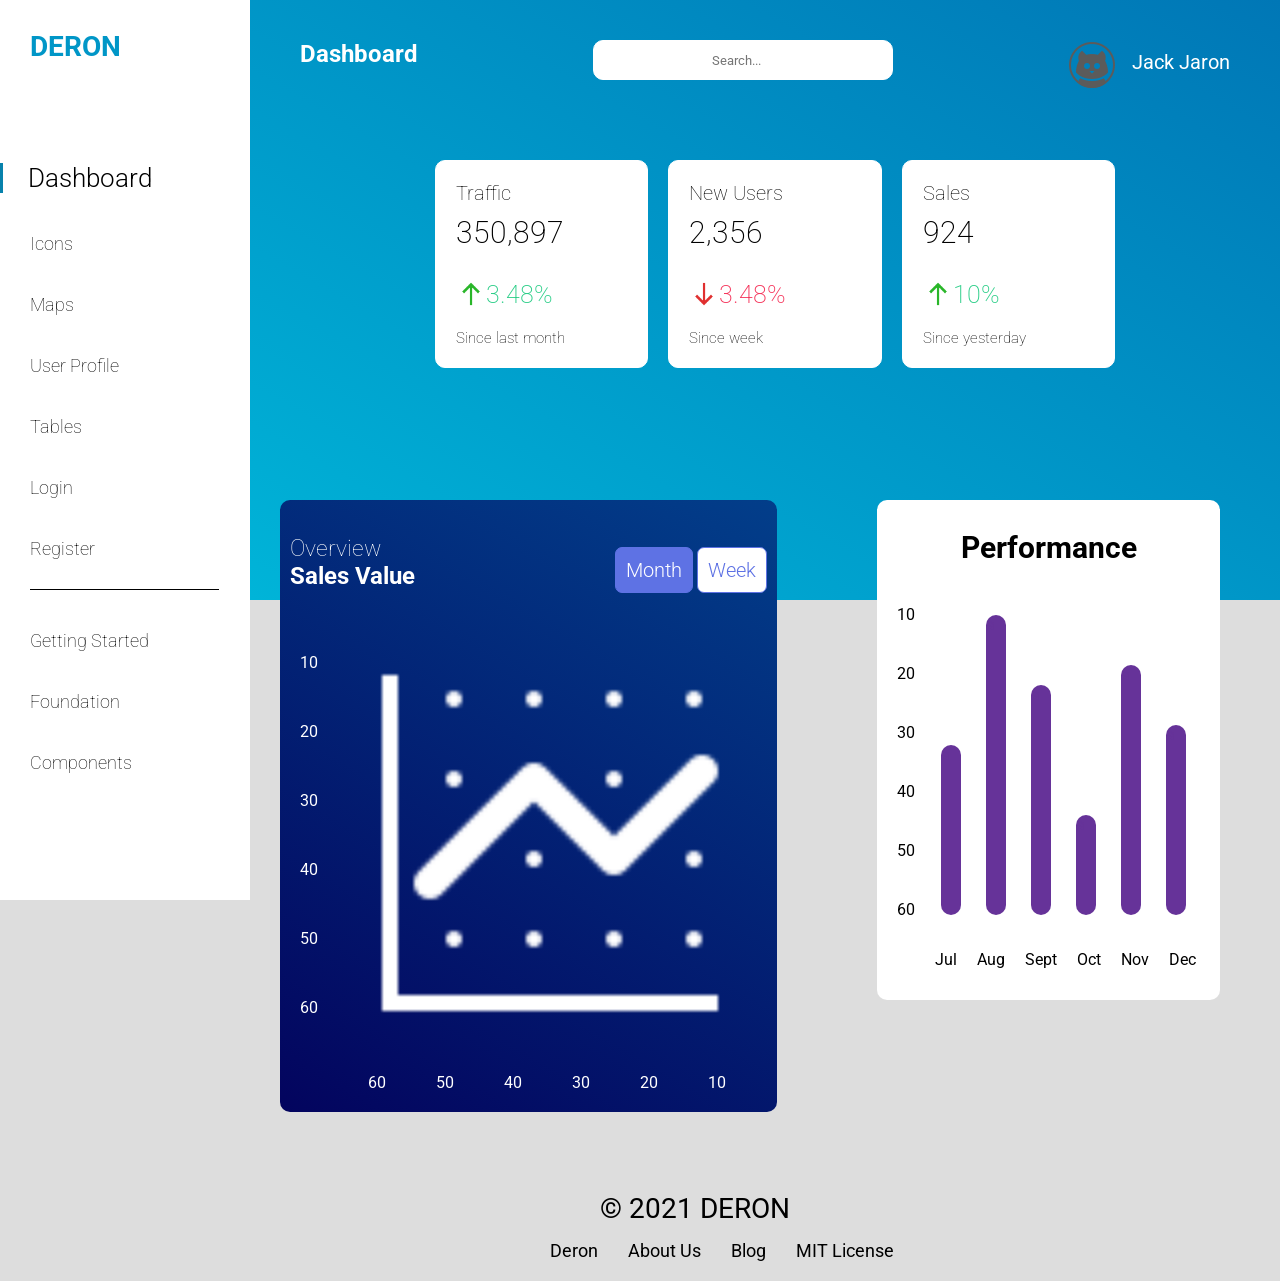
<file: Index.html>
<!DOCTYPE html>
<html lang="en">
<head>
    <meta charset="UTF-8">
    <meta http-equiv="X-UA-Compatible" content="IE=edge">
    <meta name="viewport" content="width=device-width, initial-scale=1.0">
    <link rel="stylesheet" href="style.css"/>
    <title>Dashboard</title>
</head>
<body>
    <div class="container">

        <!-- Header Section -->

        <div class="header-aside">
            <aside>
                <div class="sidebar">
                    <h1>DERON</h1>
                    <div class="sidebar-list1">
                        <a href="#"><h2 class="current">Dashboard</h2></a>
                        <a href="#"><h2 class="sidebar-items">Icons</h2></a>
                        <a href="#"><h2 class="sidebar-items">Maps</h2></a>
                        <a href="#"><h2 class="sidebar-items">User Profile</h2></a>
                        <a href="#"><h2 class="sidebar-items">Tables</h2></a>
                        <a href="#"><h2 class="sidebar-items">Login</h2></a>
                        <a href="#"><h2 class="sidebar-items">Register</h2></a>
                    </div>
                    <div class="sidebar-list2">
                        <a href="#"><h2 class="sidebar-items">Getting Started</h2></a>
                        <a href="#"><h2 class="sidebar-items">Foundation</h2></a>
                        <a href="#"><h2 class="sidebar-items">Components</h2></a>
                    </div>
                </div>
            </aside>

            <header>
                <nav>
                    <div class="navbar">
                        <h1>Dashboard</h1>
                        <input type="search" placeholder="Search..."/>
                        <div class="profile">
                            <img src="Images/icons8_cat_profile_50px.png"/>
                            <p>Jack Jaron</p>
                        </div>
                    </div>
                </nav>
                    <div class="cards-list">
                        <div class="cards">
                            <h1>Traffic</h1>
                            <p>350,897</p>
                            <div class="percentageup">
                                <img src="Images/icons8_up_48px_2.png">
                                <p>3.48%</p>
                            </div>
                            <h3 class="pp">Since last month</h3>
                        </div>
                        <div class="cards">
                            <h1>New Users</h1>
                            <p>2,356</p>
                            <div class="percentagedown">
                                <img src="Images/icons8_down_48px.png">
                                <p>3.48%</p>
                            </div>
                            <h3 class="pp">Since week</h3>
                        </div>
                        <div class="cards">
                            <h1>Sales</h1>
                            <p>924</p>
                            <div class="percentageup">
                                <img src="Images/icons8_up_48px_2.png">
                                <p>10%</p>
                            </div>
                            <h3 class="pp">Since yesterday</h3>
                        </div>
                    </div>
            </header>
        </div>

        <!-- Statistics Section -->

        <section>
            <div class="statistics">
                <div class="overviewchart">
                    <h2>Overview</h2>
                    <div class="overview-toppings">
                        <h1>Sales Value</h1>
                        <div class="overview-toppings-inputform">
                            <input class="month" type="button" value="Month"/>
                            <input class="week" type="button" value="Week"/>
                        </div>
                    </div>
                    <div class="ochart">
                        <div class="ochartnumbers1">
                            <p>10</p>
                            <p>20</p>
                            <p>30</p>
                            <p>40</p>
                            <p>50</p>
                            <p>60</p>
                        </div>
                        <div class="ochartnumbers2">
                            <p>60</p>
                            <p>50</p>
                            <p>40</p>
                            <p>30</p>
                            <p>20</p>
                            <p>10</p>
                        </div>
                        <img src="Images/icons8_graph_100px_1.png"/>
                    </div>
                </div>

                
                <div class="performance">
                    <h1>Performance</h1>
                    <div class="pchart">
                        <div class="pchartnumbers1">
                            <p>10</p>
                            <p>20</p>
                            <p>30</p>
                            <p>40</p>
                            <p>50</p>
                            <p>60</p>
                        </div>
                        <div class="pchartnumbers2">
                            <p>Jul</p>
                            <p>Aug</p>
                            <p>Sept</p>
                            <p>Oct</p>
                            <p>Nov</p>
                            <p>Dec</p>
                        </div>
                        <di class="rectangles">
                            <div class="rectangle1">a</div>
                            <div class="rectangle2">a</div>
                            <div class="rectangle3">a</div>
                            <div class="rectangle4">a</div>
                            <div class="rectangle5">a</div>
                            <div class="rectangle6">a</div>
                        </div>
                    </div>
                </div>
            </div>
        </section>

        <footer>
            <div class="footer">
                <p>© 2021 DERON</p>
                <ul>
                    <a><li>Deron</li></a>
                    <a><li>About Us</li></a>
                    <a><li>Blog</li></a>
                    <a><li>MIT License</li></a>
                </ul>
            </div>
        </footer>
    </div>
</body>
</html>
</file>
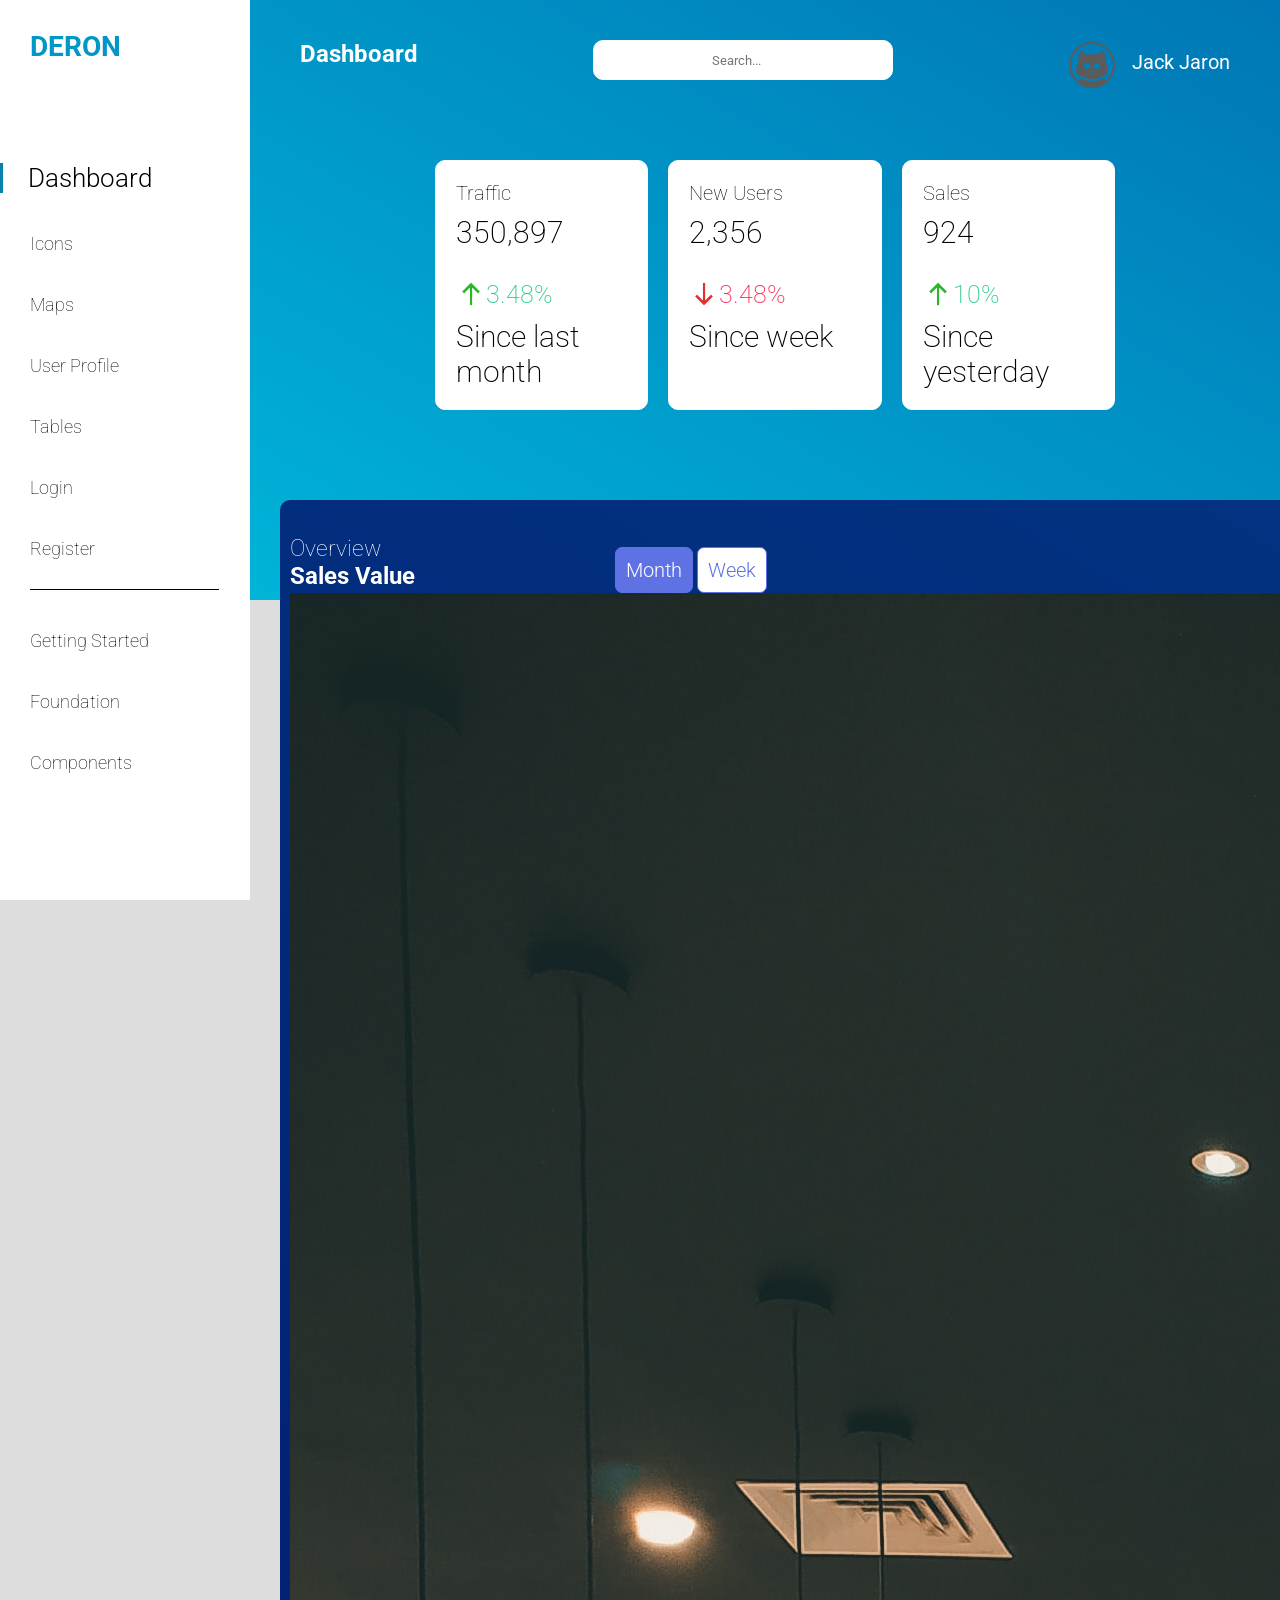
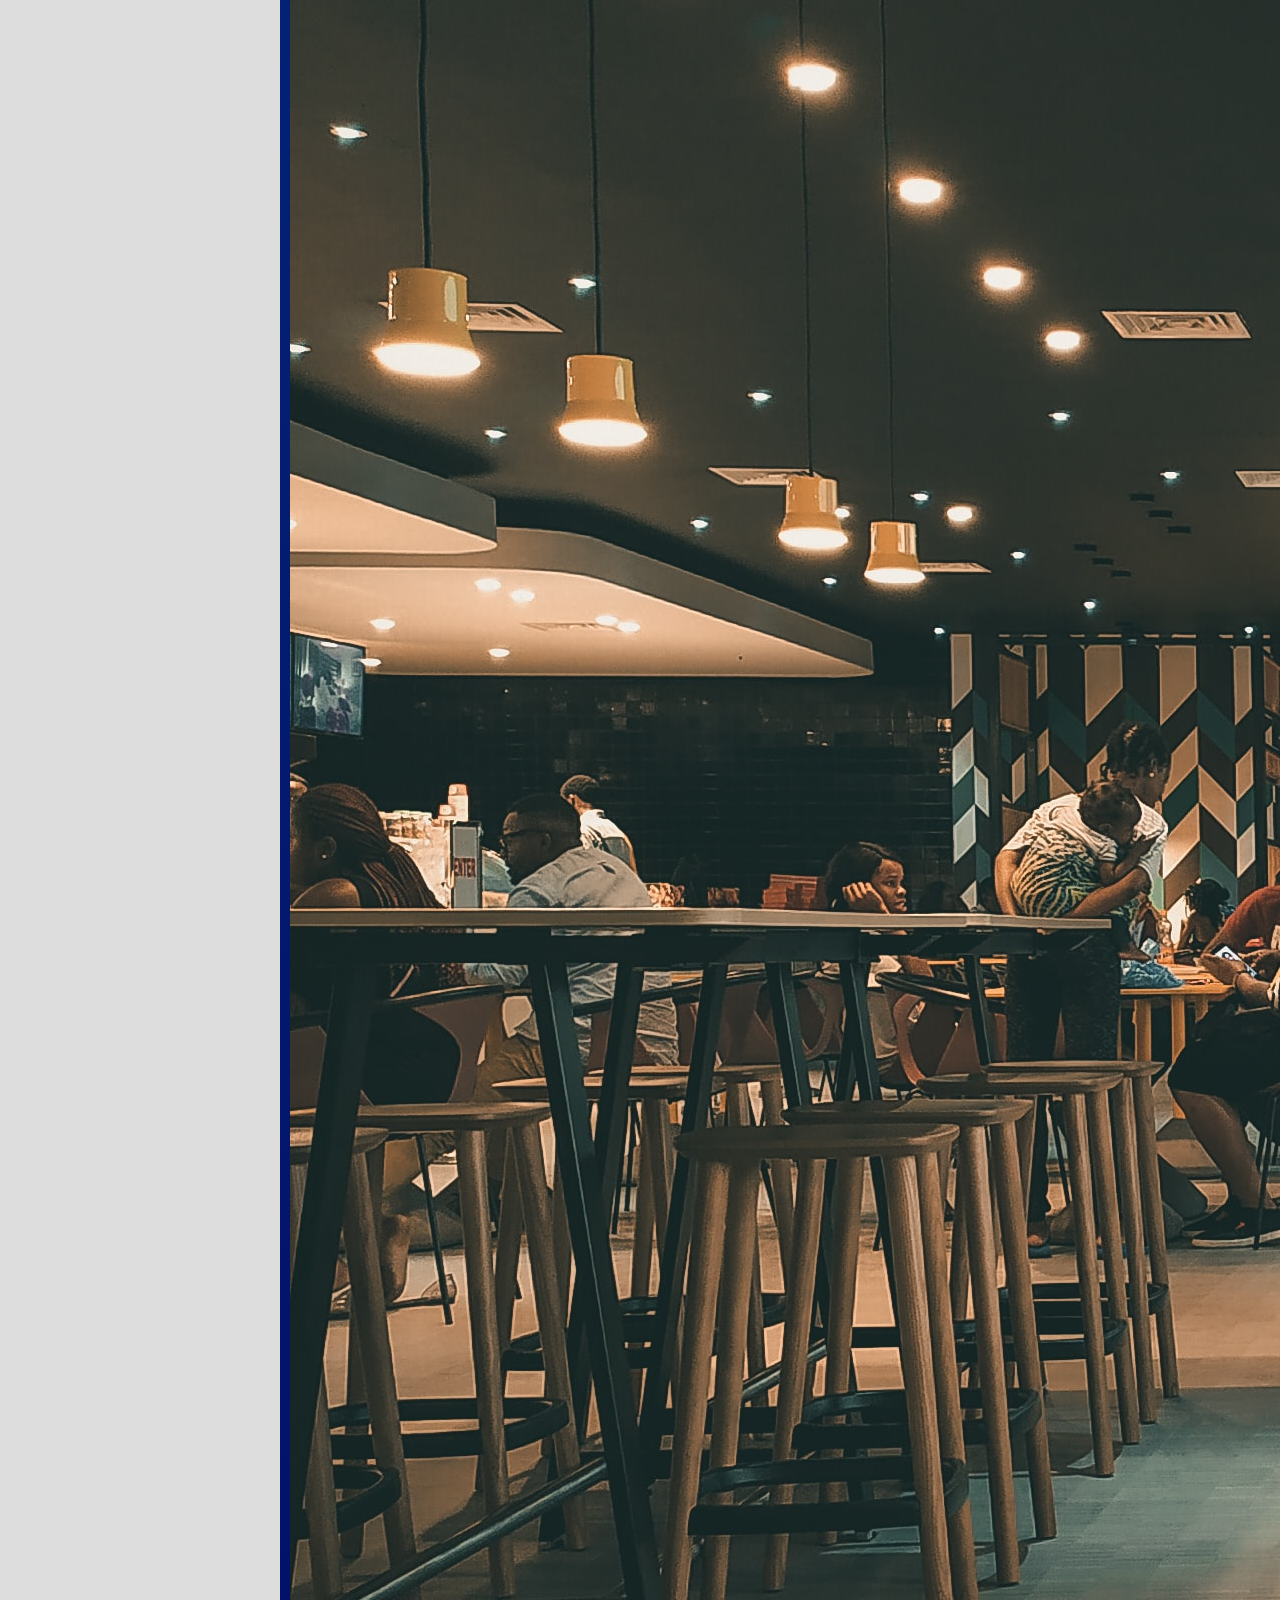
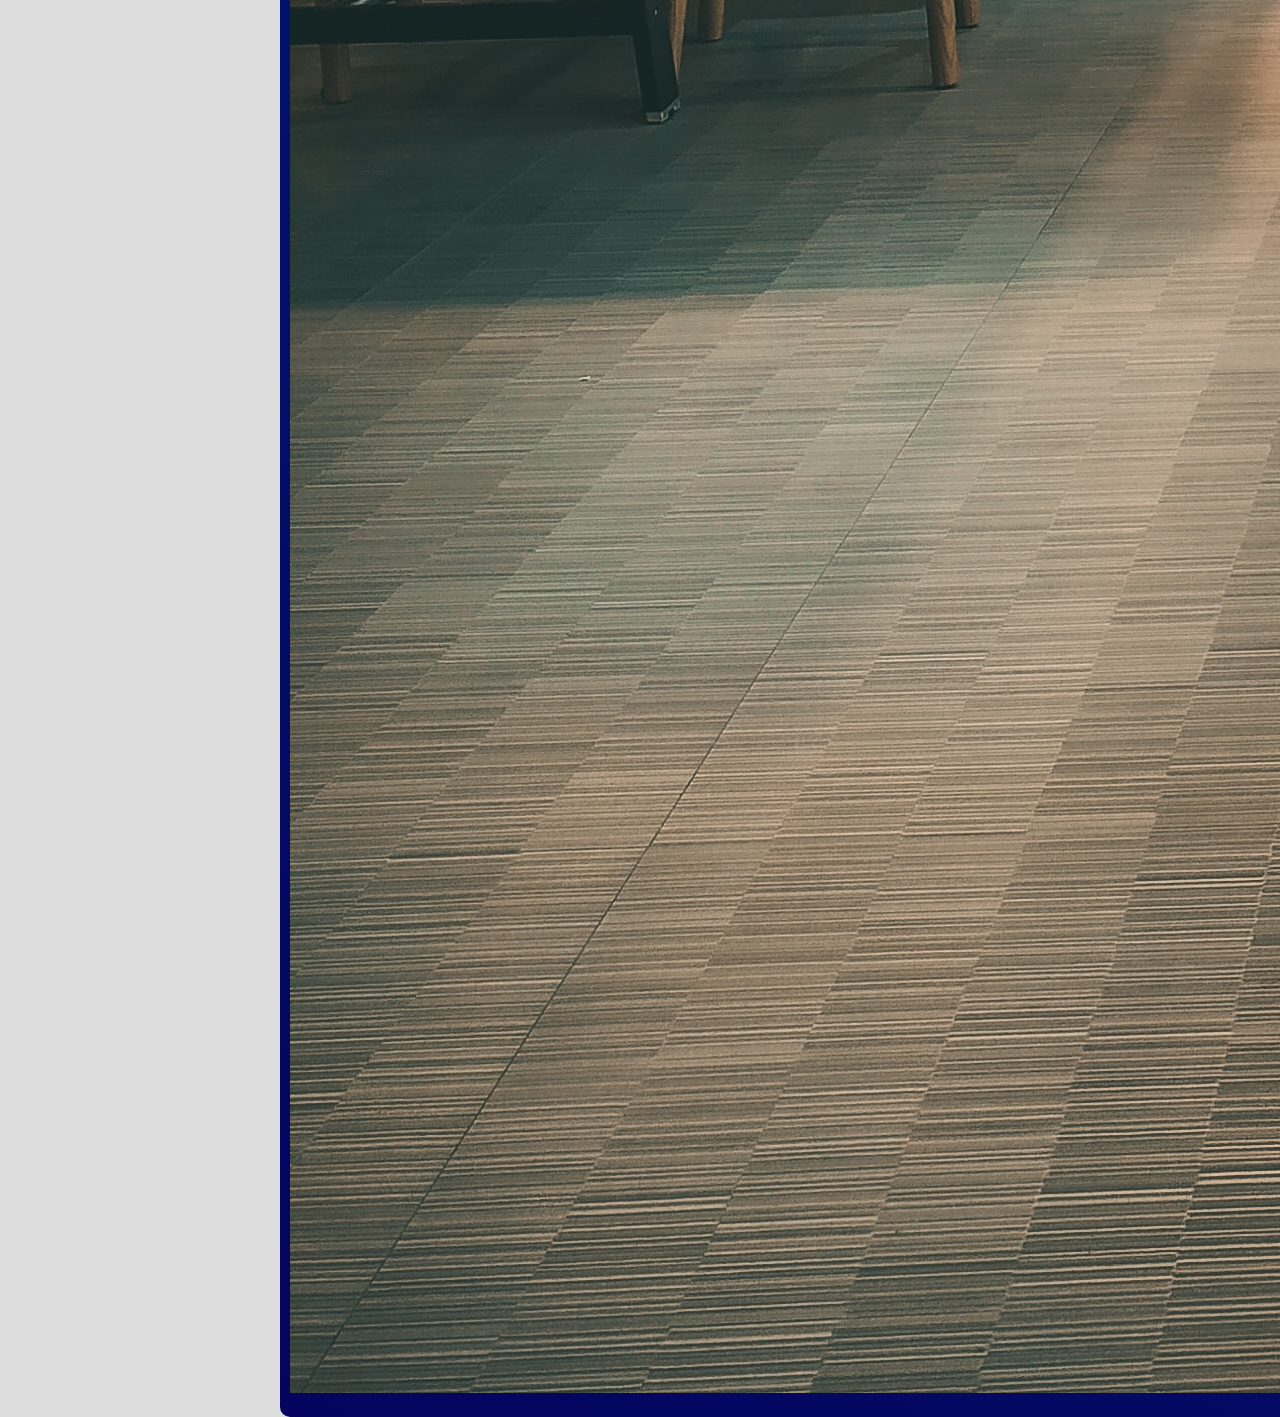
<file: Dashboard.html>
<!DOCTYPE html>
<html lang="en">
<head>
    <meta charset="UTF-8">
    <meta http-equiv="X-UA-Compatible" content="IE=edge">
    <meta name="viewport" content="width=device-width, initial-scale=1.0">
    <link rel="stylesheet" href="style.css"/>
    <title>Dashboard</title>
</head>
<body>
    <div class="container">
        <div class="header-aside">
            <aside>
                <div class="sidebar">
                    <h1>DERON</h1>
                    <div class="sidebar-list1">
                        <a href="#"><h2 class="current">Dashboard</h2></a>
                        <a href="#"><h2 class="sidebar-items">Icons</h2></a>
                        <a href="#"><h2 class="sidebar-items">Maps</h2></a>
                        <a href="#"><h2 class="sidebar-items">User Profile</h2></a>
                        <a href="#"><h2 class="sidebar-items">Tables</h2></a>
                        <a href="#"><h2 class="sidebar-items">Login</h2></a>
                        <a href="#"><h2 class="sidebar-items">Register</h2></a>
                    </div>
                    <div class="sidebar-list2">
                        <a href="#"><h2 class="sidebar-items">Getting Started</h2></a>
                        <a href="#"><h2 class="sidebar-items">Foundation</h2></a>
                        <a href="#"><h2 class="sidebar-items">Components</h2></a>
                    </div>
                </div>
            </aside>

            <header>
                <nav>
                    <div class="navbar">
                        <h1>Dashboard</h1>
                        <input type="search" placeholder="Search..."/>
                        <div class="profile">
                            <img src="Images/icons8_cat_profile_50px.png"/>
                            <p>Jack Jaron</p>
                        </div>
                    </div>
                </nav>
                    <div class="cards-list">
                        <div class="cards">
                            <h1>Traffic</h1>
                            <p>350,897</p>
                            <div class="percentageup">
                                <img src="Images/icons8_up_48px_2.png">
                                <p>3.48%</p>
                            </div>
                            <p class="pp">Since last month</p>
                        </div>
                        <div class="cards">
                            <h1>New Users</h1>
                            <p>2,356</p>
                            <div class="percentagedown">
                                <img src="Images/icons8_down_48px.png">
                                <p>3.48%</p>
                            </div>
                            <p class="pp">Since week</p>
                        </div>
                        <div class="cards">
                            <h1>Sales</h1>
                            <p>924</p>
                            <div class="percentageup">
                                <img src="Images/icons8_up_48px_2.png">
                                <p>10%</p>
                            </div>
                            <p class="pp">Since yesterday</p>
                        </div>
                    </div>
            </header>
        </div>

        <section>
            <div class="statistics">
                <div class="overviewchart">
                    <h2>Overview</h2>
                    <div class="overview-toppings">
                        <h1>Sales Value</h1>
                        <div class="overview-toppings-inputform">
                            <input class="month" type="button" value="Month"/>
                            <input class="week" type="button" value="Week"/>
                        </div>
                    </div>
                    <img src="Images/Homeslide2.jpg"/>
                </div>
                <div class="performance">
                    <h1>Performance</h1>
                </div>
            </div>
        </section>
    </div>
</body>
</html>
</file>
<file: style.css>
@import url('https://fonts.googleapis.com/css2?family=Roboto:wght@300&display=swap');
*{
    margin: 0;
    padding: 0;
    font-family: Roboto;
    box-sizing: border-box;
}
body{
    background-color: #dddddd;
}
a{
    text-decoration: none;
    color: black;
}
a:hover{
    cursor: pointer;
}

/* Side Bar */


.header-aside{
    display: flex;
}
.header-aside-section{
    display: flex;
}
.sidebar{
    background-color: white;
    padding: 30px;
    border-right: 1px solid #fff;
    width: 250px;
    height: 100%;
    overflow-y: auto;
    position: fixed;
}
.sidebar h1{
    color: #0096c7;
    font-size: 28px;
    font-weight: 500px;
}
.sidebar-list1{
    margin-top: 100px;
}
.sidebar-list2{
    margin-top: 30px;
    border-top: 1px solid black;
}
.sidebar-items{
    margin-top: 40px;
    font-size: 18px;
    font-weight: 100;
}
.sidebar-items:hover{
    font-size: 22px;
    font-weight: 100;
}
.current{
    font-size: 26px;
    margin-top: 30px;
    font-weight: 300;
    border-left: 3px solid #0782ac;
    margin-left: -30px;
    padding-left: 25px;
}

/* Header */

header{
    background-image:linear-gradient(30deg, #00b4d8, #0077b6 100%);
    padding: 20px;
    height: 600px;
    width: 1100px;
    margin-left: 250px;
}
.navbar{
    display: flex;
    margin: 20px 30px;
    justify-content: space-between;
    color: white;
}
.navbar h1{
    text-align: left;
}
.navbar input{
    border-radius: 10px;
    height: 40px;
    width: 300px;
    border: 1px solid white;
    text-align: center;
}
.navbar input:hover{
    border: 1px solid black;
}
.profile{
    display: flex;
}
.profile p{
    margin-top: 10px;
    font-size: 20px;
    margin-left: 15px;
}
.cards-list{
    margin: auto;
    width: 700px;
    display: flex;
    justify-content: space-between;
    margin-top: 70px;
}
.cards{
    border: 1px solid #fff;
    background-color: #fff;
    width: 80%;
    padding: 20px;
    margin-left: 20px;
    border-radius: 10px;
}
.cards h1{
    font-size: 20px;
    font-weight: 100;
}
.cards p{
    margin-top: 10px;
    font-weight: 200;
    font-size: 30px;
}
.cards:hover{
    margin-top: -10px;
    border: 1px solid #fff;
    background-color: #fff;
    padding: 30px;
    margin-left: 20px;
    border-radius: 10px;
}
.percentageup{
    color:  rgb(45, 206, 137);
    display: flex;
    margin-top: 20px;
}
.percentagedown{
    color: rgb(245, 54, 92);
    display: flex;
    margin-top: 20px;
}
.percentageup p{
    font-size: 25px;
}
.percentagedown p{
    font-size: 25px;
}
.percentageup img{
    width: 30px;
    height: 30px;
    margin-top: 9px;
}
.percentagedown img{
    width: 30px;
    height: 30px;
    margin-top: 9px;
}
.pp{
    font-size: 15px;
    font-weight: 100;
    margin-top: 20px;
}

/* Body */

.statistics{
    margin-top: -100px;
    margin-left: 280px;
    display: flex;
}
.overviewchart h1{
    color: white;
}
.overviewchart h2{
    color: white;
    font-size: 23px;
    font-weight: 100;
    margin-top: -15px;
}
.overviewchart{
    background-image: linear-gradient(30deg, #03045e , #023e8a 100%);
    padding-left: 10px;
    padding-right: 10px;
    padding-top: 50px;
    padding-bottom: 20px;
    border-radius: 10px;
}
.overview-toppings{
    display: flex;
}
.overview-toppings-inputform{
    margin-left: 200px;
}
.overview-toppings input{
    font-size: 20px;
    padding: 10px;
    border-radius: 7px;
    border: 1px solid #5e72e4;
    font-weight: 300;
    margin-top: -20px;
}
.month{
    background-color: #5e72e4;
    color: white;
}
.week{
    background-color: white;
    color: #5e72e4;
}
.month:hover{
    background-color: #3a52d8;
    color: white;
}
.week:hover{
    background-color: rgb(243, 243, 243);
    color: #5e72e4;
}

.ochart{
    color: white;
    display: flex;
    margin-top: -30px;
}
.ochartnumbers1{
    margin-left: 10px;
    margin-top: 40px;
}
.ochartnumbers1 p{
    margin-top: 50px;
}
.ochartnumbers2{
    margin-top: 430px;
    display: flex;
    margin-left: 0px;
}
.ochartnumbers2 p{
    margin-top: 80px;
    margin-left: 50px;
}
.ochart img{
    margin-top: 80px;
    width: 400px;
    height: 400px;
    margin-left: 60px;
    border-radius: 10px;
    position: absolute;
}

.performance{
    background-color: white;
    border-radius: 10px;
    padding: 30px;
    width: 343px;
    margin-left: 100px;
    height: 500px;
}
.performance h1{
    text-align: center;
    font-size: 30px;
    width: auto;
}
.pchart{
    display: flex;
}
.pchartnumbers1{
    margin-left: -10px;
}
.pchartnumbers1 p{
    margin-top: 40px;
}
.pchartnumbers2{
    margin-top: 320px;
    display: flex;
}
.pchartnumbers2 p{
    margin-top: 65px;
    margin-left: 20px;
}
.rectangles{
    display: flex;
    height: 300px;
    margin-top: 50px;
    margin-left: -280px;
}
.rectangle1{
    color: rebeccapurple;
    background-color: rebeccapurple;
    margin-left: 25px;
    width: 20px;
    border-radius: 10px;
    height: 170px;
    margin-top: 130px;
}
.rectangle2{
    color: rebeccapurple;
    background-color: rebeccapurple;
    margin-left: 25px;
    width: 20px;
    border-radius: 10px;
}
.rectangle3{
    color: rebeccapurple;
    background-color: rebeccapurple;
    margin-left: 25px;
    width: 20px;
    border-radius: 10px;
    height: 230px;
    margin-top: 70px;
}
.rectangle4{
    color: rebeccapurple;
    background-color: rebeccapurple;
    margin-left: 25px;
    width: 20px;
    border-radius: 10px;
    height: 100px;
    margin-top: 200px;
}
.rectangle5{
    color: rebeccapurple;
    background-color: rebeccapurple;
    margin-left: 25px;
    width: 20px;
    border-radius: 10px;
    height: 250px;
    margin-top: 50px;
}
.rectangle6{
    color: rebeccapurple;
    background-color: rebeccapurple;
    margin-left: 25px;
    width: 20px;
    border-radius: 10px;
    height: 190px;
    margin-top: 110px;
}

/* Footer Section */

footer{
    margin-top: 80px;
    margin-left: 600px;
    margin-bottom: 20px;
}
footer p{
    font-size: 28px;
}
footer ul{
    display: flex;
    list-style-type: none;
    margin-left: -80px;
    margin-top: 15px;
    font-size: 18px;
}
footer li{
    margin-left: 30px;
}
</file>
